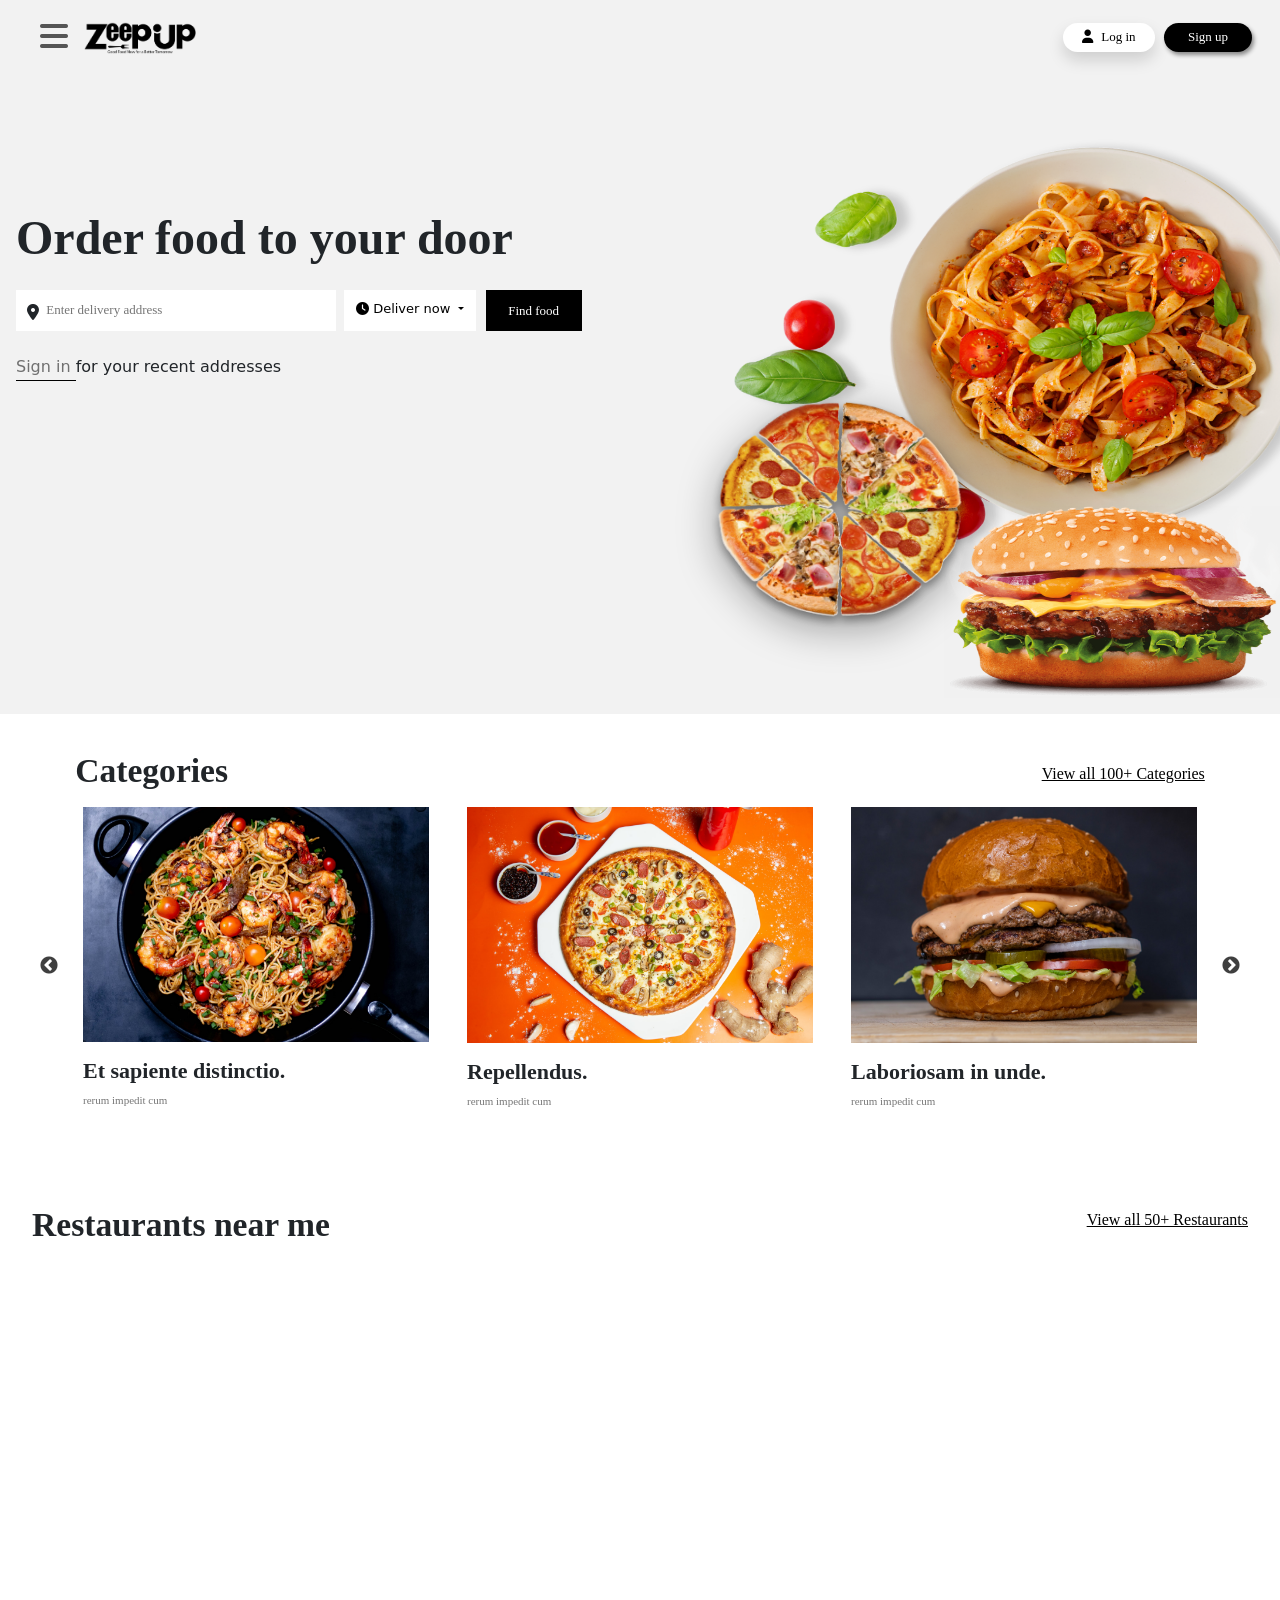
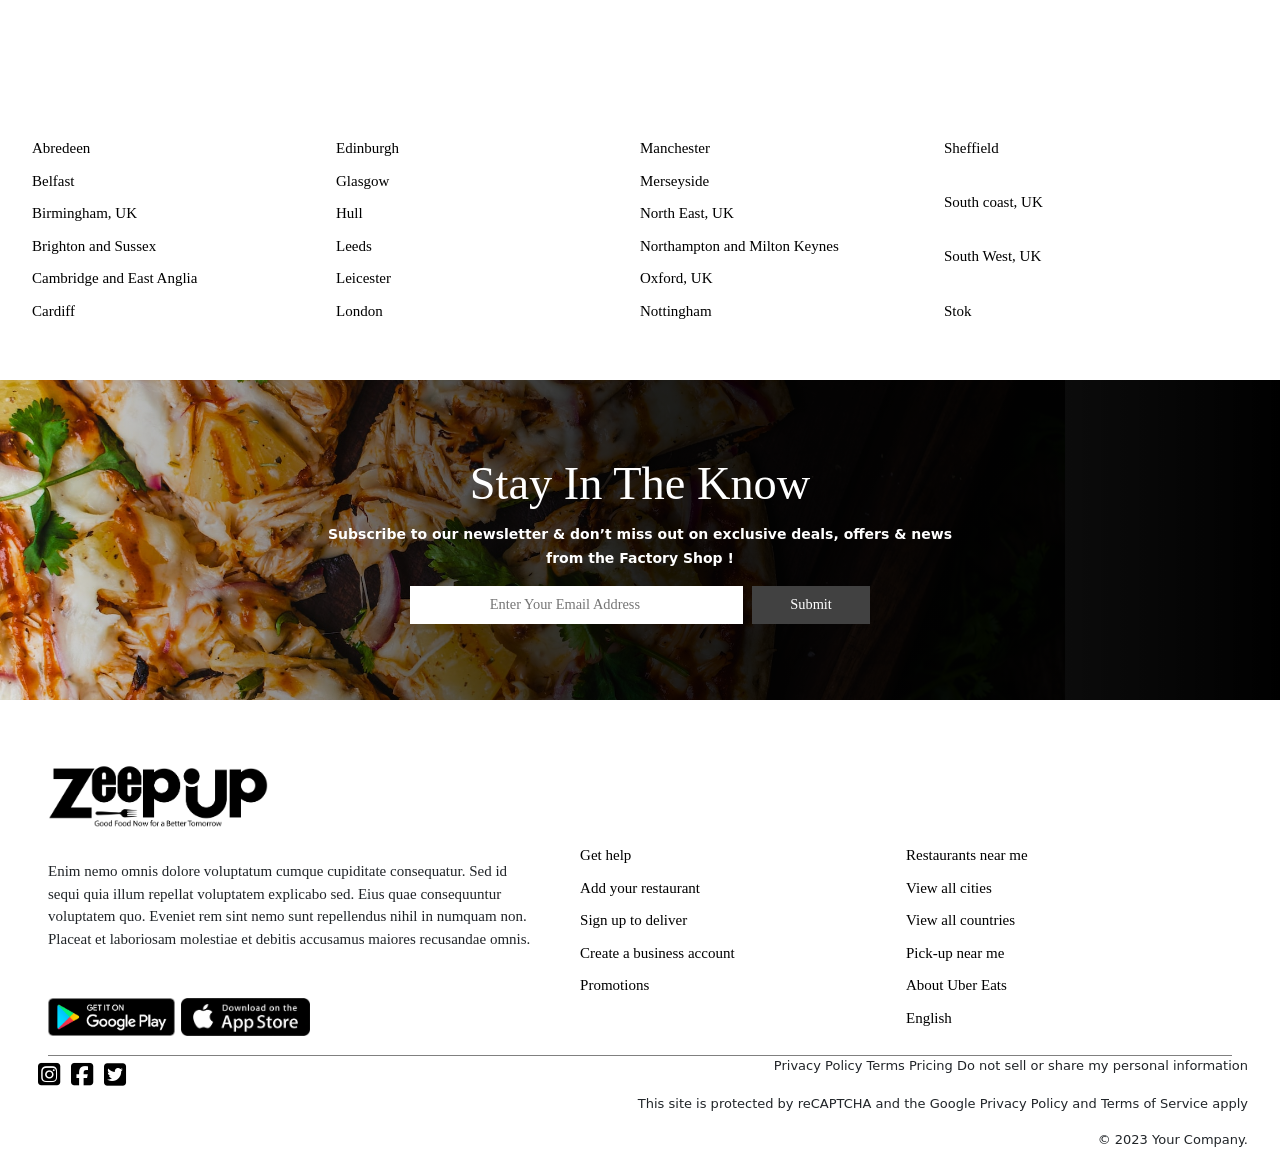
<file: index.html>
<!DOCTYPE html>
<html lang="en">

<head>
    <meta charset="UTF-8">
    <meta http-equiv="X-UA-Compatible" content="IE=edge">
    <meta name="viewport" content="width=device-width, initial-scale=1.0">
    <title>Document</title>


    
    
        <link rel="stylesheet" href="https://cdnjs.cloudflare.com/ajax/libs/font-awesome/6.2.1/css/all.min.css"
            integrity="sha512-MV7K8+y+gLIBoVD59lQIYicR65iaqukzvf/nwasF0nqhPay5w/9lJmVM2hMDcnK1OnMGCdVK+iQrJ7lzPJQd1w=="
            crossorigin="anonymous" referrerpolicy="no-referrer" />
        <link href="https://cdn.jsdelivr.net/npm/bootstrap@5.3.0-alpha1/dist/css/bootstrap.min.css" rel="stylesheet"
            integrity="sha384-GLhlTQ8iRABdZLl6O3oVMWSktQOp6b7In1Zl3/Jr59b6EGGoI1aFkw7cmDA6j6gD" crossorigin="anonymous">
        <script src="https://cdn.jsdelivr.net/npm/bootstrap@5.3.0-alpha1/dist/js/bootstrap.bundle.min.js"
            integrity="sha384-w76AqPfDkMBDXo30jS1Sgez6pr3x5MlQ1ZAGC+nuZB+EYdgRZgiwxhTBTkF7CXvN"
            crossorigin="anonymous"></script>
        <link rel="stylesheet" href="index.css">
        <link rel="stylesheet" href="mediaquery.css">
    
    
        <link rel="stylesheet" type="text/css" href="./slick/slick.css">
        <link rel="stylesheet" type="text/css" href="./slick/slick-theme.css">


</head>

<body>
    <!-- (((((((((((((((((((((((       navbar      ))))))))))))))))))))))) -->
    <nav class="navbar py-2">
        <div class="container-fluid">
            <button class="navbar-toggler nav-icon border-none" type="button" data-bs-toggle="offcanvas"
                data-bs-target="#offcanvasDarkNavbar" aria-controls="offcanvasDarkNavbar">
                <div><i class="fa-solid fa-bars border-none"><img src="images/logo.png" alt="" class="nav-logo"></i>
                </div>
            </button>
            <div class="flex-end ">
                <button class="login me-1 shadow  ">
                    <i class="fa-solid fa-user pe-2 bg-white login-icon"></i><span class="login-text bg-white">Log
                        in</span>
                </button>
                <button class="signup  ">Sign up</button>
            </div>
            <div class="offcanvas offcanvas-start" tabindex="-1" id="offcanvasDarkNavbar"
                aria-labelledby="offcanvasDarkNavbarLabel">
                <div class="offcanvas-header ">
                    <h5 class="offcanvas-title " id="offcanvasDarkNavbarLabel"> <img src="images/logo.png" alt=""
                            class="nav-logo-side"> </h5>
                    <button type="button" class="btn-close  btn-close-dark" data-bs-dismiss="offcanvas"
                        aria-label="Close"></button>
                </div>
                <div class="offcanvas-body  d-flex flex-column align-items-center  text-center">
                    <ul class="navbar-nav ">
                        <li class="nav-item"> <a class="nav-link" aria-current="page" href="#">Home</a> </li>
                        <li class="nav-item"><a class="nav-link" href="home2.html">Product</a></li>
                        <li class="nav-item"><a class="nav-link" href="#">Get help</a></li>
                        <li class="nav-item"><a class="nav-link" href="#">Add your restaurant</a></li>
                        <li class="nav-item"><a class="nav-link" href="#">Sign up to deliver</a></li>
                        <li class="nav-item"> <a class="nav-link" href="#">Create a business account</a></li>
                        <li class="nav-item"> <a class="nav-link" href="#">Promotions</a></li>
                    </ul>
                    <button class="signup-btn  shadow">Sign up</button>
                    <button class="login-btn me-1 shadow "><i class="fa-solid fa-user pe-2 bg-white "></i><span
                            class=" bg-white">Login</span></button>
                </div>
            </div>
        </div>
    </nav>


    <!-- (((((((((((((((((((((((       hero section      ))))))))))))))))))))))) -->
    <div class="hero-section">
        <div class="hero-section-content">
            <strong class="hero-section-title">Order food to your door</strong>
            <div class="hero-section-main-div ">
                <div class="hero-section-input-div">
                    <i class=" location fa-solid fa-location-dot  bg-white  ps-1 pt-1 pe-1"></i>
                    <input type="text" placeholder="Enter delivery address" class="hero-section-input">
                </div>
                <div class="dropdown">
                    <button class="dropdown-btn dropdown-toggle" type="button" data-bs-toggle="dropdown"
                        aria-expanded="false">
                        <i class="fa-solid fa-clock "></i> Deliver now </button>
                    <ul class="dropdown-menu">
                        <li><a class="dropdown-item" href="#"><i class="fa-sharp fa-solid fa-basket-shopping"></i>
                                Collect</a></li>
                        <li><a class="dropdown-item" href="#"> <i class="fa-solid fa-calendar-days"></i> Schedule for
                                later</a></li>
                    </ul>
                </div>
                <button class="hero-section-btn">Find food</button>
            </div>
            <p class="mt-4" class="hero-section-text">
                <a href="#"
                    style="text-decoration: none; color: #707070; padding-bottom: 4px; border-bottom: 0.1rem solid black;">Sign
                    in
                </a>
                for your recent addresses
            </p>
        </div>
        <img src="images/hero-section-1.png" alt="" class="hero-section-images1">
        <img src="images/hero-section-2.png" alt="" class="hero-section-images2">
        <img src="images/hero-section-3.png" alt="" class="hero-section-images3">
    </div>


 <div class="slider-main-div">
   
    <div class="slider-section-row">
        <strong>Categories </strong>
        <a href="" style="color: black; " class="mt-3">View all 100+ Categories </a>
    </div>
    <section class="regular slider">     
        <div>
          <img src="images/slider-1.png">
          <h3 class="slider-title">Laboriosam in unde.</h3>
          <p class="slider-text">rerum impedit cum</p>
        </div>
        <div>
          <img src="images/slider-2.png">
          <h3 class="slider-title">Et sapiente distinctio.</h3>
          <p class="slider-text">rerum impedit cum</p>
        </div>
        <div>
          <img src="images/slider-3.png">
          <h3 class="slider-title">Repellendus.</h3>
          <p class="slider-text">rerum impedit cum</p>
        </div>
        <div>
          <img src="images/slider-2.png">
          <h3 class="slider-title">Et sapiente distinctio.</h3>  
          <p class="slider-text">rerum impedit cum</p>
        </div>
        <div>
          <img src="images/slider-3.png">
          <h3 class="slider-title">Repellendus.</h3>
          <p class="slider-text">rerum impedit cum</p>
        </div>
        <div>
          <img src="images/slider-1.png">
          <h2 class="slider-title">Laboriosam in unde.</h2>
          <p class="slider-text">rerum impedit cum</p>
        </div>
      </section>
</div>




    <!-- map section -->
    <div class="map-section">
        <div class="map-section-row">
            <strong>Restaurants near me </strong>
            <a href="" style="color: black; " class="mt-2">View all 50+ Restaurants</a>
        </div>
        <div>
                <iframe src="https://www.google.com/maps/embed?pb=!1m14!1m8!1m3!1d784286.9798988559!2d-74.6275161!3d39.837914!3m2!1i1024!2i768!4f13.1!3m3!1m2!1s0x89c0fb959e00409f%3A0x2cd27b07f83f6d8d!2sNew%20Jersey%2C%20USA!5e0!3m2!1sen!2s!4v1675248019171!5m2!1sen!2s" width="100%" height="400" style="border:0;" allowfullscreen="" loading="lazy" referrerpolicy="no-referrer-when-downgrade"></iframe>

                
        </div>
    </div>

    <!-- map text  section -->
    <div class="map-text-main-div">
        <div class="map-div  w-100">


            <div class="map-text-div ">
                <a href="">Abredeen</a>
                <a href="">Belfast</a>
                <a href=""> Birmingham, UK</a>
                <a href=""> Brighton and Sussex</a>
                <a href="">Cambridge and East Anglia</a>
                <a href="">Cardiff</a>
            </div>
            <div class="map-text-div ">
                <a href=""> Edinburgh</a>
                <a href="">Glasgow</a>
                <a href="">Hull</a>
                <a href="">Leeds</a>
                <a href="">Leicester</a>
                <a href="">London</a>
            </div>
        </div>
        <div class="map-div w-100">

            <div class="map-text-div ">
                <a href=""> Manchester</a>
                <a href=""> Merseyside</a>
                <a href=""> North East, UK</a>
                <a href=""> Northampton and Milton Keynes</a>
                <a href="">Oxford, UK</a>
                <a href=""> Nottingham</a>
            </div>
            <div class="map-text-div ">
                <a href="">Sheffield</a>
                <a href="">South coast, UK</a>
                <a href="">South West, UK</a>
                <a href="">Stok</a>
            </div>
        </div>
    </div>



    <!-- bg image sectinon -->

    <div class="bg-image">
        <div class="bg-image-div">
            <h1 class="bg-image-text">Stay In The Know</h1>
            <strong>Subscribe to our newsletter & don’t miss out on exclusive deals, offers & news from the Factory Shop
                !</strong>

            <div class="bg-image-input-div mt-3">
                <input type="email" placeholder="Enter Your Email Address" class="bg-image-input">
                <button type="submit" class="bg-image-btn"> Submit</button>
            </div>
        </div>
    </div>


    <!-- footer -->
    <div class="footer">
        <img src="images/logo.png" alt="" class="footer-logo">
        <div class="footer-div">
            <div class="footer-div-1">
                <p>Enim nemo omnis dolore voluptatum cumque cupiditate consequatur. Sed id sequi quia illum repellat
                    voluptatem explicabo sed. Eius quae consequuntur voluptatem quo. Eveniet rem sint nemo sunt
                    repellendus nihil in numquam non. Placeat et laboriosam molestiae et debitis accusamus maiores
                    recusandae omnis.</p>
                <img src="images/n_63bdc9b0f1e7c9e.png" alt="" class="footer-div-logo">
                <img  src="images/apple-bas.jpg" alt="" class="footer-div-logo ">
            </div>
            <div class="footer-div-2">
                <a href=""> Get help</a>
                <a href="">Add your restaurant</a>
                <a href="">Sign up to deliver</a>
                <a href="">Create a business account</a>
                <a href="">Promotions</a>
            </div>
            <div class="footer-div-2">
                <a href=""> Restaurants near me</a>
                <a href="">View all cities</a>
                <a href="">View all countries</a>
                <a href="">Pick-up near me</a>
                <a href="">About Uber Eats</a>
                <a href="">English</a>
            </div>
        </div>  
    </div>

    
    <!-- last content -->
    <div class="footer-second">
        <div class="footer-icon-div">
            <div>
                <a href="" target="_blank"
                    style="text-decoration: none; color: black; font-size: 1.6rem; margin-left:6px;">
                    <i class="fa-brands fa-square-instagram"></i></a>
                <a href="" target="_blank"
                    style="text-decoration: none; color: black; font-size: 1.6rem; margin-left:6px;">
                    <i class="fa-brands fa-square-facebook"></i></a>
                <a href="" target="_blank"
                    style="text-decoration: none; color: black; font-size: 1.6rem; margin-left:6px;">
                    <i class="fa-brands fa-square-twitter"></i></a>      
            </div>
             <p class="footer-text">Privacy Policy Terms Pricing Do not sell or share my personal information</p>  
        </div>
        <p  class="footer-text">This site is protected by reCAPTCHA and the Google Privacy Policy and Terms of Service apply</p>
        <p  class="footer-text">© 2023 Your Company.</p>
    </div>


    
    <script src="https://code.jquery.com/jquery-2.2.0.min.js" type="text/javascript"></script>
    <script src="./slick/slick.js" type="text/javascript" charset="utf-8"></script>

  <script type="text/javascript">
    $(document).on('ready', function() {

$(".regular").slick({
  dots: false,
  infinite: true,
  slidesToShow: 3,
  slidesToScroll: 3,
  autoplay: true,
  autoplaySpeed: 2000,

    pauseOnHover: true,

  responsive: [
  {
      breakpoint: 1024,
      settings: {
          slidesToShow: 3,
          slidesToScroll: 3,
      }
  },
  {
      breakpoint: 765,
      settings: {
          slidesToShow: 1,
          slidesToScroll: 1
      }
  },
  {
      breakpoint: 480,
      settings: {
          slidesToShow: 1,
          slidesToScroll: 1
      }
  }

]


}); 
});
  </script>
</body>

</html>
</file>
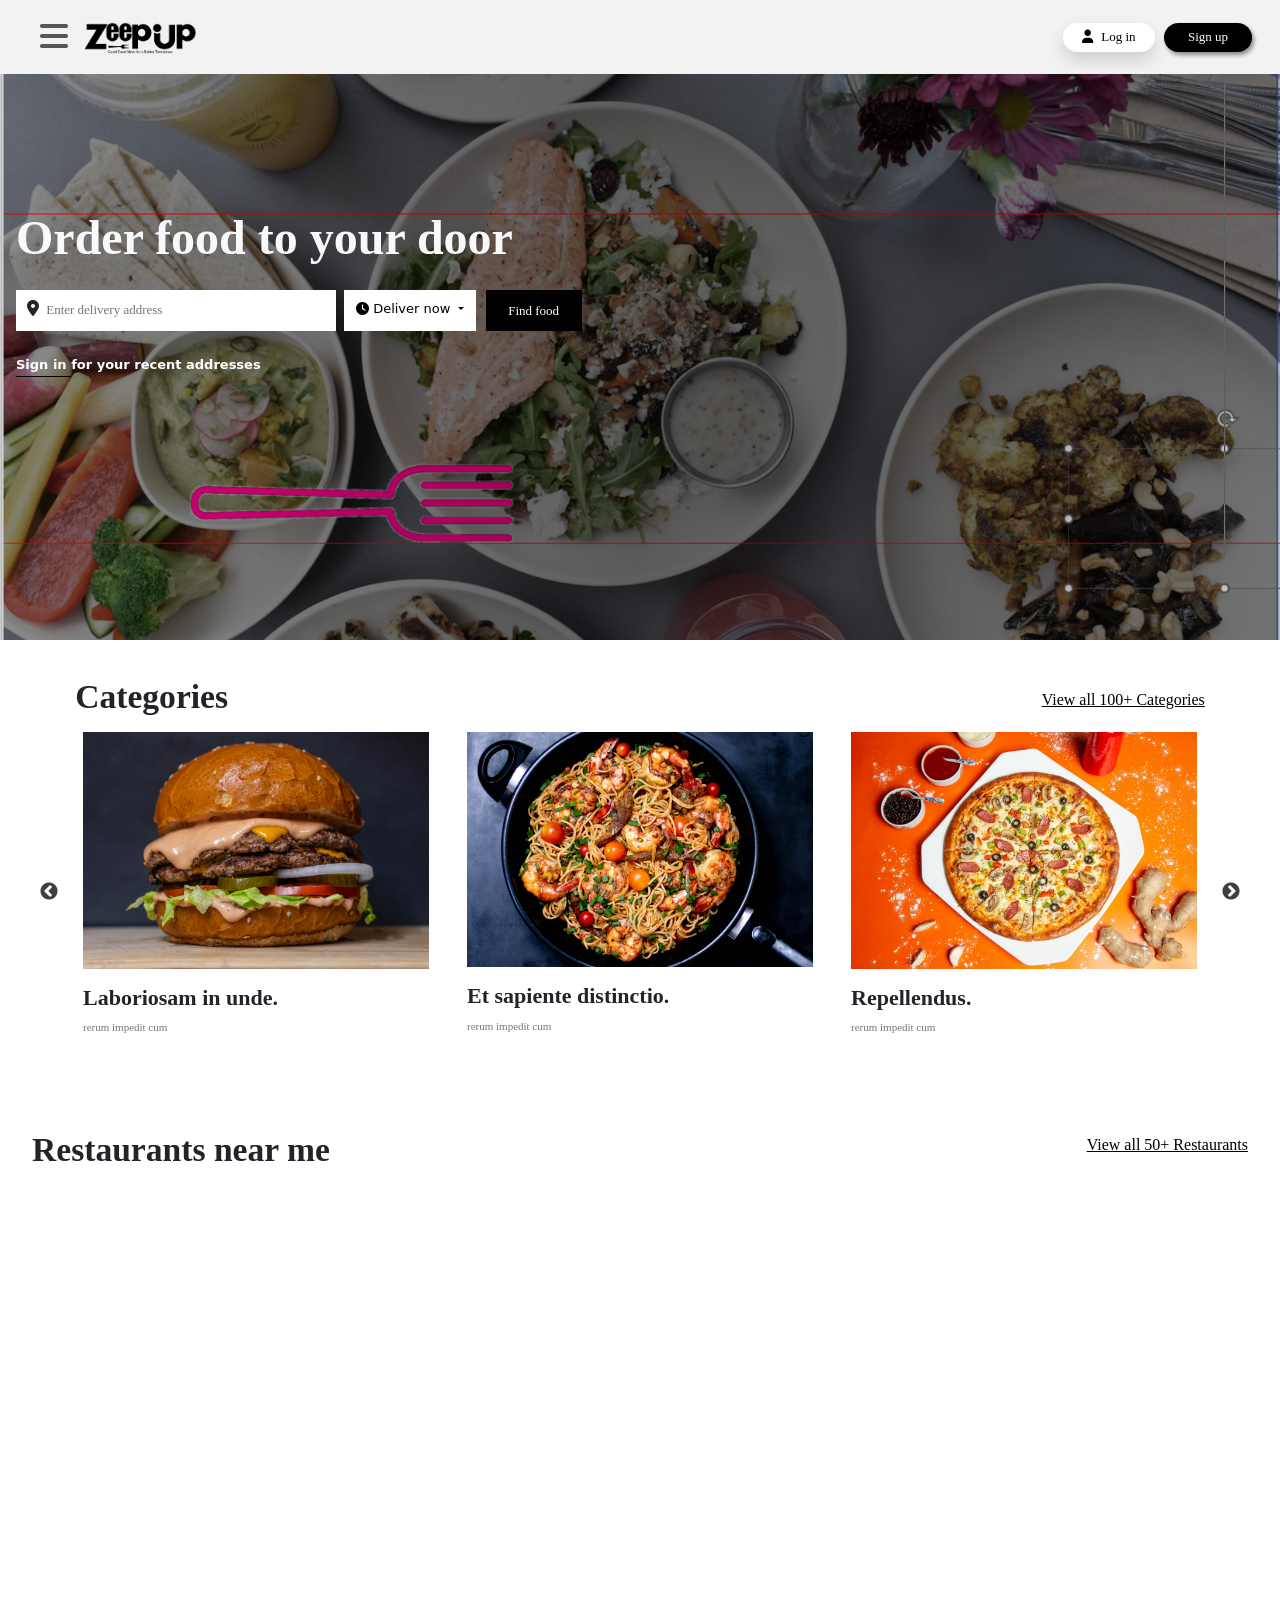
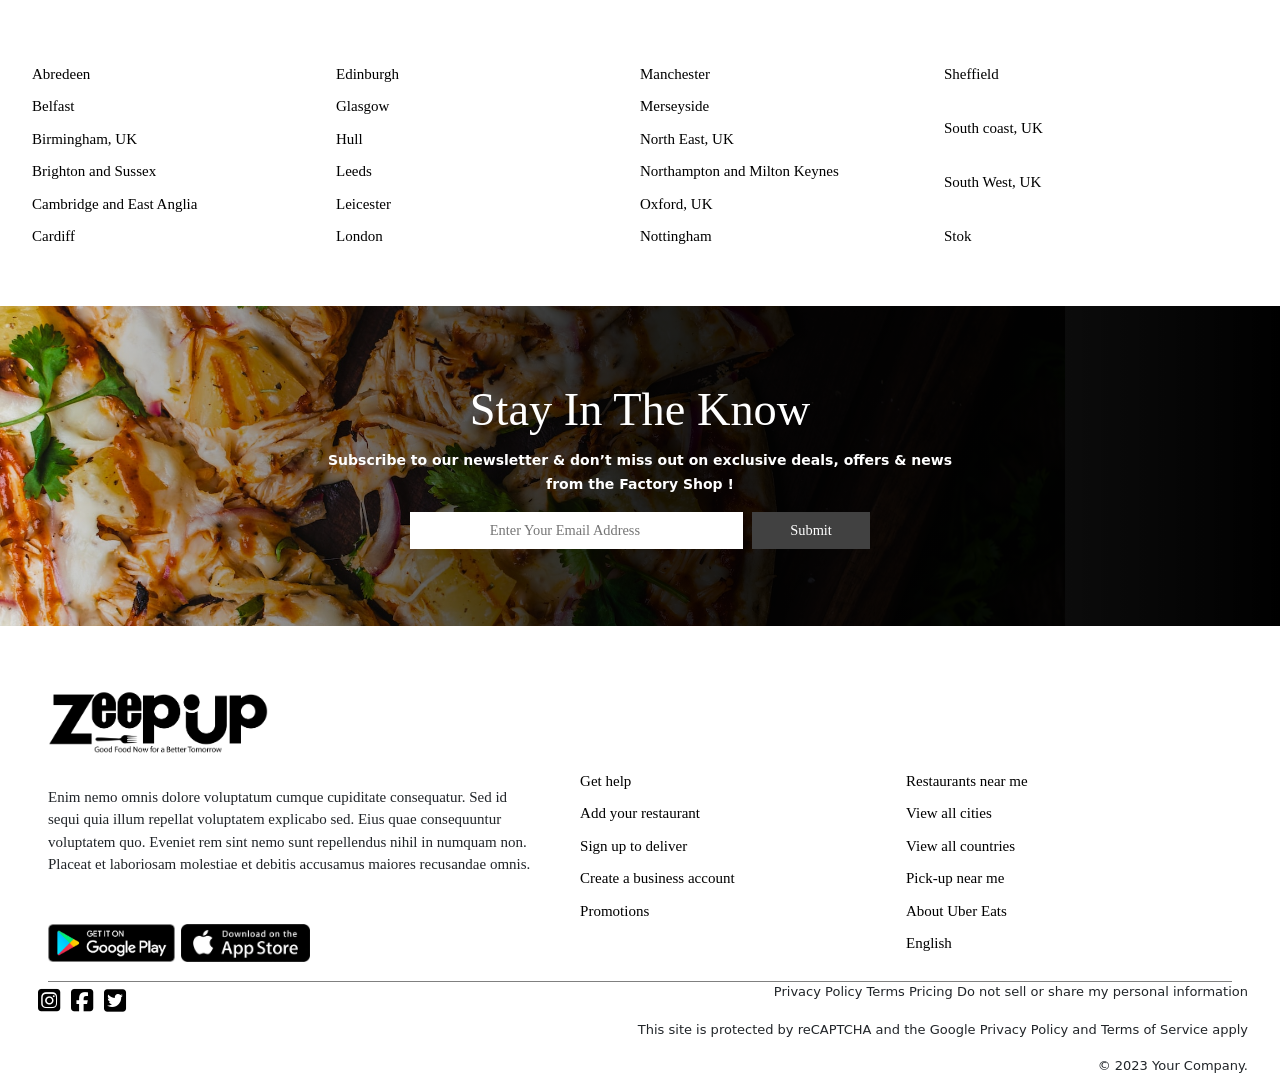
<file: home2.html>
<!DOCTYPE html>
<html lang="en">

<head>
    <meta charset="UTF-8">
    <meta http-equiv="X-UA-Compatible" content="IE=edge">
    <meta name="viewport" content="width=device-width, initial-scale=1.0">
    <title>Document</title>

    <link rel="stylesheet" href="https://cdnjs.cloudflare.com/ajax/libs/font-awesome/6.2.1/css/all.min.css"
        integrity="sha512-MV7K8+y+gLIBoVD59lQIYicR65iaqukzvf/nwasF0nqhPay5w/9lJmVM2hMDcnK1OnMGCdVK+iQrJ7lzPJQd1w=="
        crossorigin="anonymous" referrerpolicy="no-referrer" />
    <link href="https://cdn.jsdelivr.net/npm/bootstrap@5.3.0-alpha1/dist/css/bootstrap.min.css" rel="stylesheet"
        integrity="sha384-GLhlTQ8iRABdZLl6O3oVMWSktQOp6b7In1Zl3/Jr59b6EGGoI1aFkw7cmDA6j6gD" crossorigin="anonymous">
    <script src="https://cdn.jsdelivr.net/npm/bootstrap@5.3.0-alpha1/dist/js/bootstrap.bundle.min.js"
        integrity="sha384-w76AqPfDkMBDXo30jS1Sgez6pr3x5MlQ1ZAGC+nuZB+EYdgRZgiwxhTBTkF7CXvN"
        crossorigin="anonymous"></script>
    <link rel="stylesheet" href="index.css">
    <link rel="stylesheet" href="mediaquery.css">


    <link rel="stylesheet" type="text/css" href="./slick/slick.css">
    <link rel="stylesheet" type="text/css" href="./slick/slick-theme.css">
</head>

<body>
    <!-- (((((((((((((((((((((((       navbar      ))))))))))))))))))))))) -->
    <div class="home2-main">
    <nav class="navbar  py-2">
        <div class="container-fluid">
            <button class="navbar-toggler nav-icon border-none" type="button" data-bs-toggle="offcanvas"
                data-bs-target="#offcanvasDarkNavbar" aria-controls="offcanvasDarkNavbar">
                <div><i class="fa-solid fa-bars border-none"><img src="images/logo.png" alt="" class="nav-logo"></i>
                </div>
            </button>
            <div class="flex-end ">
                <button class="login me-1 shadow  ">
                    <i class="fa-solid fa-user pe-2 bg-white login-icon"></i><span class="login-text bg-white">Log
                        in</span>
                </button>
                <button class="signup  ">Sign up</button>
            </div>
            <div class="offcanvas offcanvas-start" tabindex="-1" id="offcanvasDarkNavbar"
                aria-labelledby="offcanvasDarkNavbarLabel">
                <div class="offcanvas-header ">
                    <h5 class="offcanvas-title " id="offcanvasDarkNavbarLabel"> <img src="images/logo.png" alt=""
                            class="nav-logo-side"> </h5>
                    <button type="button" class="btn-close  btn-close-dark" data-bs-dismiss="offcanvas"
                        aria-label="Close"></button>
                </div>
                <div class="offcanvas-body  d-flex flex-column align-items-center  text-center">
                    <ul class="navbar-nav ">
                        <li class="nav-item"> <a class="nav-link" aria-current="page" href="index.html">Home</a> </li>
                        <li class="nav-item"><a class="nav-link" href="home2.html">Product</a></li>
                        <li class="nav-item"><a class="nav-link" href="#">Get help</a></li>
                        <li class="nav-item"><a class="nav-link" href="#">Add your restaurant</a></li>
                        <li class="nav-item"><a class="nav-link" href="#">Sign up to deliver</a></li>
                        <li class="nav-item"> <a class="nav-link" href="#">Create a business account</a></li>
                        <li class="nav-item"> <a class="nav-link" href="#">Promotions</a></li>
                    </ul>
                    <button class="signup-btn  shadow">Sign up</button>
                    <button class="login-btn me-1 shadow "><i class="fa-solid fa-user pe-2 bg-white "></i><span
                            class=" bg-white">Login</span></button>
                </div>
            </div>
        </div>
    </nav>


    <!-- (((((((((((((((((((((((       hero section      ))))))))))))))))))))))) -->
    <!-- <div class="home2-main"> -->
        <div class="hero-section-content">
            <strong class="hero-section-title text-light">Order food to your door</strong>
            <div class="hero-section-main-div ">
                <div class="hero-section-input-div">
                    <i class=" location fa-solid fa-location-dot  bg-white  ps-1 pe-1"></i>
                    <input type="text" placeholder="Enter delivery address" class="hero-section-input">
                </div>
                <div class="dropdown">
                    <button class="dropdown-btn dropdown-toggle" type="button" data-bs-toggle="dropdown"
                        aria-expanded="false">
                        <i class="fa-solid fa-clock "></i> Deliver now </button>
                    <ul class="dropdown-menu">
                        <li><a class="dropdown-item" href="#"><i class="fa-sharp fa-solid fa-basket-shopping"></i>
                                Collect</a></li>
                        <li><a class="dropdown-item" href="#"> <i class="fa-solid fa-calendar-days"></i> Schedule for
                                later</a></li>
                    </ul>
                </div>
                <button class="hero-section-btn">Find food</button>
            </div>
            <p class="mt-4" class="hero-section-text text-light"  style="color: white ; font-size: 13px; font-weight: 600;">
                <a href="#"
                    style="text-decoration: none; color: white; padding-bottom: 4px;
                 border-bottom: 0.1rem solid black;"  >Sign in </a>  for your recent addresses
            </p>
        </div>
        <img src="images/hero-section-1.png " style="display: none;" alt="" class="hero-section-images1">
        <img src="images/hero-section-2.png " style="display: none;" alt="" class="hero-section-images2">
        <img src="images/hero-section-3.png " style="display: none;" alt="" class="hero-section-images3">
    </div>


  

    <!-- slider -->


   
 <div class="slider-main-div">
   
    <div class="slider-section-row">
        <strong>Categories </strong>
        <a href="" style="color: black; " class="mt-3">View all 100+ Categories </a>
    </div>
    <section class="regular slider">     
        <div>
          <img src="images/slider-1.png">
          <h3 class="slider-title">Laboriosam in unde.</h3>
          <p class="slider-text">rerum impedit cum</p>
        </div>
        <div>
          <img src="images/slider-2.png">
          <h3 class="slider-title">Et sapiente distinctio.</h3>
          <p class="slider-text">rerum impedit cum</p>
        </div>
        <div>
          <img src="images/slider-3.png">
          <h3 class="slider-title">Repellendus.</h3>
          <p class="slider-text">rerum impedit cum</p>
        </div>
        <div>
          <img src="images/slider-2.png">
          <h3 class="slider-title">Et sapiente distinctio.</h3>  
          <p class="slider-text">rerum impedit cum</p>
        </div>
        <div>
          <img src="images/slider-3.png">
          <h3 class="slider-title">Repellendus.</h3>
          <p class="slider-text">rerum impedit cum</p>
        </div>
        <div>
          <img src="images/slider-1.png">
          <h2 class="slider-title">Laboriosam in unde.</h2>
          <p class="slider-text">rerum impedit cum</p>
        </div>
      </section>
</div>




    <!-- map section -->
    <div class="map-section">
        <div class="map-section-row">
            <strong>Restaurants near me </strong>
            <a href="" style="color: black; " class="mt-2">View all 50+ Restaurants</a>
        </div>
        <div>
            <iframe src="https://www.google.com/maps/embed?pb=!1m14!1m8!1m3!1d784286.9798988559!2d-74.6275161!3d39.837914!3m2!1i1024!2i768!4f13.1!3m3!1m2!1s0x89c0fb959e00409f%3A0x2cd27b07f83f6d8d!2sNew%20Jersey%2C%20USA!5e0!3m2!1sen!2s!4v1675248019171!5m2!1sen!2s" width="100%" height="400" style="border:0;" allowfullscreen="" loading="lazy" referrerpolicy="no-referrer-when-downgrade"></iframe>
        </div>
    </div>

    <!-- map text  section -->
    <div class="map-text-main-div">
        <div class="map-div  w-100">


            <div class="map-text-div ">
                <a href="">Abredeen</a>
                <a href="">Belfast</a>
                <a href=""> Birmingham, UK</a>
                <a href=""> Brighton and Sussex</a>
                <a href="">Cambridge and East Anglia</a>
                <a href="">Cardiff</a>
            </div>
            <div class="map-text-div ">
                <a href=""> Edinburgh</a>
                <a href="">Glasgow</a>
                <a href="">Hull</a>
                <a href="">Leeds</a>
                <a href="">Leicester</a>
                <a href="">London</a>
            </div>
        </div>
        <div class="map-div w-100">

            <div class="map-text-div ">
                <a href=""> Manchester</a>
                <a href=""> Merseyside</a>
                <a href=""> North East, UK</a>
                <a href=""> Northampton and Milton Keynes</a>
                <a href="">Oxford, UK</a>
                <a href=""> Nottingham</a>
            </div>
            <div class="map-text-div ">
                <a href="">Sheffield</a>
                <a href="">South coast, UK</a>
                <a href="">South West, UK</a>
                <a href="">Stok</a>
            </div>
        </div>
    </div>



    <!-- bg image sectinon -->

    <div class="bg-image">
        <div class="bg-image-div">
            <h1 class="bg-image-text">Stay In The Know</h1>
            <strong>Subscribe to our newsletter & don’t miss out on exclusive deals, offers & news from the Factory Shop
                !</strong>

            <div class="bg-image-input-div mt-3">
                <input type="email" placeholder="Enter Your Email Address" class="bg-image-input">
                <button type="submit" class="bg-image-btn"> Submit</button>
            </div>
        </div>
    </div>


    <!-- footer -->
    <div class="footer">
        <img src="images/logo.png" alt="" class="footer-logo">
        <div class="footer-div">
            <div class="footer-div-1">
                <p>Enim nemo omnis dolore voluptatum cumque cupiditate consequatur. Sed id sequi quia illum repellat
                    voluptatem explicabo sed. Eius quae consequuntur voluptatem quo. Eveniet rem sint nemo sunt
                    repellendus nihil in numquam non. Placeat et laboriosam molestiae et debitis accusamus maiores
                    recusandae omnis.</p>
                <img src="images/n_63bdc9b0f1e7c9e.png" alt="" class="footer-div-logo">
                <img  src="images/apple-bas.jpg" alt="" class="footer-div-logo ">
            </div>
            <div class="footer-div-2">
                <a href=""> Get help</a>
                <a href="">Add your restaurant</a>
                <a href="">Sign up to deliver</a>
                <a href="">Create a business account</a>
                <a href="">Promotions</a>
            </div>
            <div class="footer-div-2">
                <a href=""> Restaurants near me</a>
                <a href="">View all cities</a>
                <a href="">View all countries</a>
                <a href="">Pick-up near me</a>
                <a href="">About Uber Eats</a>
                <a href="">English</a>
            </div>
        </div>
    </div>


    <!-- last content -->
    <div class="footer-second">
        <div class="footer-icon-div">
            <div>
                <a href="" target="_blank"
                    style="text-decoration: none; color: black; font-size: 1.6rem; margin-left:6px;">
                    <i class="fa-brands fa-square-instagram"></i></a>
                <a href="" target="_blank"
                    style="text-decoration: none; color: black; font-size: 1.6rem; margin-left:6px;">
                    <i class="fa-brands fa-square-facebook"></i></a>
                <a href="" target="_blank"
                    style="text-decoration: none; color: black; font-size: 1.6rem; margin-left:6px;">
                    <i class="fa-brands fa-square-twitter"></i></a>      
            </div>
             <p class="footer-text">Privacy Policy Terms Pricing Do not sell or share my personal information</p>  
        </div>
        <p  class="footer-text">This site is protected by reCAPTCHA and the Google Privacy Policy and Terms of Service apply</p>
        <p  class="footer-text">© 2023 Your Company.</p>
    </div>
   



  
      <script src="https://code.jquery.com/jquery-2.2.0.min.js" type="text/javascript"></script>
      <script src="./slick/slick.js" type="text/javascript" charset="utf-8"></script>
  
    <script type="text/javascript">
       $(document).on('ready', function() {

$(".regular").slick({
  dots: false,
  infinite: true,
  slidesToShow: 3,
  slidesToScroll: 3,
  autoplay: true,
  autoplaySpeed: 2000,

    pauseOnHover: true,

  responsive: [
  {
      breakpoint: 1024,
      settings: {
          slidesToShow: 3,
          slidesToScroll: 3,
      }
  },
  {
      breakpoint: 765,
      settings: {
          slidesToShow: 1,
          slidesToScroll: 1
      }
  },
  {
      breakpoint: 480,
      settings: {
          slidesToShow: 1,
          slidesToScroll: 1
      }
  }

]


}); 
});
    </script>
</body>
</html>
</file>
<file: index.css>
:root {
    --bg-color: rgb(242, 242, 242, 1);
}

* {
    margin: 0;
    padding: 0;
    border: none;
    /* box-sizing: border-box; */
}
/* ************************* navbar start  **************************** */
.home2-main{
        height: 40rem;
        background-size: cover;
        width: 100%;
        background-repeat: no-repeat;
        background-image:
        linear-gradient(to right, rgba(0, 0, 0, 0.095), rgba(0, 0, 0, 0.384), #0000003c),
        url("images/image_4.png");
        background-color: var(--bg-color);
}
/* ************************* navbar start  **************************** */
.navbar {
    background-color: rgb(242, 242, 242, 1) !important;
    padding: 1rem 1rem !important;
    z-index: 1 !important;
}

.navbar-toggler {
    border: none !important;
    box-shadow: none !important;
}

.navbar-toggler:hover,
.navbar-toggler:active {
    box-shadow: none !important;
}

.btn-close{
    -bs-btn-close-opacity: none !important; 
    --bs-btn-close-hover-opacity:  none !important;
    --bs-btn-close-focus-shadow: none !important;
    --bs-btn-close-focus-opacity:  none !important;
    --bs-btn-close-disabled-opacity: none !important;
}
.navbar-toggler i {
    font-size: 2rem;
}

.nav-logo {
    width: 8rem;
    padding-left: 1rem;
}

.nav-logo-side {
    width: 10.3rem;
    align-items: center;
}

.nav-link,
.offcanvas-body,
.offcanvas-header {
    background-color: white !important;
}

.nav-link {
    color: black;
    font-size: 1.1rem;
}

.login {

    left: 1632.849px;
    top: 44px;
    padding: 0.3rem 1.2rem;
    border-radius: 20px;
    font-family: Red Hat Display;
    font-style: normal;
    background-color: white !important;
    font-weight: normal;
    font-size: 13px;
    box-shadow: 2px 3px 4px #888888;

}

.signup {
    box-shadow: 2px 3px 4px #888888;
    padding: 0.3rem 1.5rem;
    border-radius: 20px;
    background-color: black !important;
    color: white;
    font-family: Red Hat Display;
    font-style: normal;
    font-weight: normal;
    font-size: 13px;
}

.signup-btn {
    margin-top: 1rem;
    border-radius: 20px;
    width: 12rem;
    height: 4rem;
    font-family: Red Hat Display;
    font-size: 22px;
    background-color: black !important;
    color: white;
}

.login-btn {
    margin-top: 1rem;
    border-radius: 20px;
    width: 12rem;
    border: "none";
    font-size: 22px;
    font-family: Red Hat Display;
    height: 4rem;
    color: black;
    background-color: white !important;
}

/* ************************* Hero Section  **************************** */
.hero-section {
    height: 40rem;
    width: 100%;
    position: relative;
    overflow: hidden;
    background-color: rgb(242, 242, 242, 1) !important;

}

/*  her section content */
.hero-section-content {
    margin-top: 8rem;
    width: 50%;
    padding: 0 1rem;
}

.hero-section-title {
    font-size: 3rem;
    font-family: Red Hat Display;
}

.hero-section-main-div {
    margin-top: 1rem;
    display: flex;
}

.hero-section-input-div {
    /* margin-top: 2rem; */
    margin-right: 0.5rem;
    padding: 5px 0px 5px 7px;
    width: 20rem;
    display: flex;
    padding-top: 10px;
    background-color: white !important;
}

.hero-section-input {
    outline: none;
    
    font-size: 13px;
    background-color: white !important;
    padding: 0 3.8rem 0.4rem 0.2rem;
    color: black;
    font-family: Red Hat Display;
}

.dropdown,
.dropdown-menu,
.dropdown-item {
    border-radius: 0 !important;
    background-color: white !important;
}

.dropdown-item {
    border-bottom: 1px solid lightgray;
}

/* .dropdown{
 margin-top: 2rem;
} */
.dropdown-btn {
margin-top: 4px;
    padding: 5px 12px;
    font-size: 13px;
    background-color: white !important;
}

.hero-section-btn {
    background-color: black !important;
    color: white;
    font-size: 13px;
    font-family: Red Hat Display;
    margin-left: 10px;
    padding: 0 1.4rem;
}

.hero-section-text {
    font-size: 13px !important;
    color: #707070;
    font-family: Red Hat Display;
}

/*  */

.hero-section-images1 {
    position: absolute;
    width: 38rem;
    height: 28rem;
    right: -3rem;
    bottom: 9rem;
}

.hero-section-images2 {
    position: absolute;
    width: 22rem;
    height: 12rem;
    right: -1rem;
    bottom: 1rem;
    z-index: 2;
}

.hero-section-images3 {
    z-index: 1;
    filter: drop-shadow(0px 11px 20px rgba(0, 0, 0, 0.369)) !important;
    position: absolute;
    width: 17rem;
    height: 15rem;
    right: 19rem;
    bottom: 5rem;

}
/*  ********************  slider  ******************/

  .slider {
      width: 90%;
      margin: 10px auto;
  }
  .slider-section-row {
    font-family: Red Hat Display;
    width: 100%;
    padding: 0 4.7rem ;
    display: flex;
    justify-content: space-between;
}

  .slick-slide {
    margin: 0px 19px;
  }

  .slick-slide img {
    width: 100%;
  }
  .slider-title{
    margin-top: 1rem;
    font-weight: 600;
    font-size: 22px;
    font-family: Red Hat Display;
  }
.slider-text{
    color: #767676;
    font-weight: 400;
    font-family: Red Hat Display;
    font-size: 11px;
}
  .slick-prev:before,
  .slick-next:before {
    color: black !important ;   
  }
  .slider-main-div{
    padding: 2rem 0;
  }

/* ****************************** map-section  ***************************** */
.map-section {
    padding: 2rem 2rem;
}

.map-section-row {
    font-family: Red Hat Display;
    width: 100%;
    display: flex;
    justify-content: space-between;
}

.map-section-row strong ,
.slider-section-row strong {
    font-size: 2.1rem;
}

.map-text-main-div {
    padding: 3rem 2rem;
    display: flex;
}

.map-div {
    display: flex;
}

.map-text-div {
    width: 100%;
    display: flex;
    justify-content: space-between;
    flex-direction: column;
}

.map-text-div a {
    margin-bottom: 10px;
    font-size: 15px;
    text-decoration: none;
    color: black;
    font-family: Red Hat Display;
}

.bg-image {
    padding: 2rem 0 !important;
    margin-bottom: 2rem;
    height: 20rem;
    display: flex;
    flex-direction: column;
    justify-content: center;
    color: white;
    align-items: center;
    background-image:
        linear-gradient(to right, rgba(0, 0, 0, 0.095), rgba(0, 0, 0, 0.868), #000000),
        url("images/bg-image.png");

}

.bg-image-text {
    margin-bottom: 10px;
    font-size: 2.9rem;
    font-weight: 400;
    font-family: Red Hat Display !important;
}

.bg-image-div {
    width: 50%;
    text-align: center;
}

.bg-image-div strong {
    font-size: 14px;
}

.bg-image-input {
    outline: none !important;
    font-size: 0.9rem;
    font-family: Red Hat Display !important;
    padding: 0.5rem 5rem ;
}

.bg-image-btn {
    margin-left: 4px;
    font-weight: 400;
    font-size: 0.9rem;
    font-family: Red Hat Display !important;
    background-color: #414141;
    color: white;
    padding: 0.5rem 2.4rem;
}
/*  **************************   footer  ****************************** */
.footer{
    padding: 2rem 3rem 0 ;
}
.footer-logo{
    height: 4rem;
}
.footer-div{
    display: flex;
padding: 1rem 0;
    border-bottom: 1px solid grey;
}
.footer-div-1 p{
    padding: 1rem 3rem 2rem 0;
    font-size: 15px;
    font-family: Red Hat Display; 
}
.footer-div-2{
    width: 100%;
  display: flex;
  flex-direction: column;
}
.footer-div-2 a{
    margin-bottom: 10px;
    font-size: 15px;
    text-decoration: none;
    color: black;
    font-family: Red Hat Display;   
}
.footer-div-logo{
    height: 2.4rem;
    
}
.footer-icon-div{
    display: flex;
    justify-content: space-between;
}
.footer-text{
    text-align: right;
    font-size: 13px;

}
.footer-second{
    padding: 0 2rem;
}
</file>
<file: mediaquery.css>
:root {
    --bg-color: rgba(242, 242, 242, 1);
}
@media (max-width : 1248px) {

    .slider-section-row {
        padding: 0 5.6rem;
    }
}

@media (max-width : 1099px) {
    .hero-section-title {
        font-size: 2rem; 
        font-family: Red Hat Display;
    }
    .slider-section-row {
        padding: 0 4rem;
    }
}







@media (max-width : 999px) {

    /* ************************* Hero Section  **************************** */
    .hero-section {
        height: 32rem;
    }
.hero-section-main-div{
    margin-top: 1rem;
    display: flex;
    flex-direction: column;
}
.hero-section-title {
    font-size: 1.8rem; 
}
.hero-section-input-div {
    padding:0.6rem 0px 0.6rem 7px;
    margin-bottom: 10px;
}
.hero-section-input,
.dropdow-btn,
.hero-section-btn{
    font-size: 16px;
}
.dropdown-menu{
    width: 20rem;
}
.dropdown{
margin-bottom: 10px;
width: 20rem;
}
.hero-section-btn{
   width: 20rem;
   padding: 4px;
   margin-left: 0;
}
.hero-section-text{
    font-size: 13px !important;
    color: #707070;
    font-family: Red Hat Display;
}
    .hero-section-images1 {
        width: 25rem;
        height: 22rem;
        right: -3rem;
        bottom: 3rem;
    }

    .hero-section-images2 {
        width: 13rem;
        height: 7rem;
        right: -1rem;
        bottom: 0rem;
    }
    .map-section-row strong,
    .slider-section-row strong{
        font-size: 1.7rem;
      }  
    .hero-section-images3 {
        width: 12rem;
        height: 10rem;
        right: 10rem;
        bottom: 4.3rem;

    }
    .map-text-div{
        justify-content: space-between;
    } 
    .map-text-div a{
        width: fit-content !important;
    }  
    .bg-image-div {
        width: 90%;
        text-align: center;
    }
    
}






@media (max-width : 725px) {
    /* ************************* Hero Section  **************************** */
.hero-section {
    height: 34rem;
    width: 100%;
    position: relative;
    overflow: hidden;
}
.hero-section-title {
  display: none;
}
.hero-section-content{
    margin-top: 2rem;
   width: 100%;
   padding: 0 1rem;
   }
.hero-section-main-div{
    margin-top: 1rem;
    display: flex;
    flex-direction: column;
    justify-content: center !important;
}
.hero-section-images1 {
    position: absolute;
    width: 23rem;
    height: 15rem;
    right: -3rem;
    bottom: 5rem;
}

.hero-section-images2 {
    position: absolute;
    width: 14rem;
    height: 9rem;
    right: -3rem;
    bottom: 2rem;
    z-index: 2;
}

.hero-section-images3 {
    z-index: 1;
    filter: drop-shadow(0px 11px 20px rgba(0, 0, 0, 0.369)) !important;
    position: absolute;
    width: 10rem;
    height: 10rem;
    right: 9rem;
    bottom: 5rem;

}
.map-text-main-div{
    padding: 2rem 2rem;
    display: flex;
    flex-direction: column;
}
.map-section-row
{
    padding: 1rem 0;
    flex-direction: column;
}
.map-text-div a{
    margin-bottom: 3px;
    font-weight: 300;
   font-size: 16px;
} 
/*  **************************   footer  ****************************** */
.footer{
    padding: 2rem 1rem;
    text-align: center;
}
.footer-div{
    display: flex;
    flex-direction: column;
}
.footer-div-2 a{
    margin-bottom: 5px;
    font-size: 1rem;
    font-weight: 400;
}  
.footer-icon-div{
    display: flex;
    flex-direction: column;
    justify-content: center;
}
 .footer-second{
    padding: 0 2rem;
    text-align: center;
}
.footer-text{
    text-align: center;
    font-size: 13px;
    
}

.slider {
    width: 75%;
    margin: 10px auto;
}
.slick-slide {
    margin: 0px 10px;
  }

  .slick-slide img {
    width: 100%;
    /* height: 6rem; */
  }

  .slick-prev:before,
  .slick-next:before {
    color: black !important ;   
  }
  .home2-main{
    height: 24rem;
    background-size: cover;
    width: 100%;
    background-repeat: no-repeat;
    background-image:
    linear-gradient(to right, rgba(0, 0, 0, 0.095), rgba(0, 0, 0, 0.384), #0000003c),
    url("images/image_4.png");
    background-color: var(--bg-color);
}

.slider-section-row {   
    padding: 0 0 0 5rem;
    flex-direction: column;
}
.slider-main-div{
    padding: 1rem 0 0 0;
  }
}



















@media (max-width : 463px) {
    .navbar {
        background-color: var(--bg-color) !important;
        padding: 1rem 0rem !important;
    }

    .nav-logo {
        width: 4.9rem;
        height: 1.9rem;
        padding-left: 0.3rem;
    }

    .navbar-toggler i {
        font-size: 1.9rem;
    }

    .login-text {
        visibility: hidden;
    }

    .login-icon {
        text-align: center;
        display: block !important;
        padding: 0.7rem 0.1rem;
    }

    .login {
        padding: 0rem 0rem !important;
        height: 0;
        font-size: 16px;
        align-items: center;
    }

    .signup {
        padding: 0rem 0rem;
        width: 96px;
        height: 40px;
        ;
        font-size: 16px;
    }
        /* ************************* Hero Section  **************************** */
.hero-section {
    height: 28rem;
    width: 100%;
}
.hero-section-title {
  display: none;
}   
.dropdown{
margin-bottom: 7px;
width: 18rem;
}
.dropdown-btn{
    font-size: 17px;
   padding:0.7rem 10px ;
    }
.hero-section-input-div,
.hero-section-btn,.dropdown-menu
 {
    width: 18rem;
}
.hero-section-btn{
    padding: 0.7rem 0rem ;
}
.hero-section-images1 {
    position: absolute;
    width: 15rem;
    height: 10rem;
    right: -3rem;
    bottom: 3rem;
}

.hero-section-images2 {
    position: absolute;
    width: 10rem;
    height: 5rem;
    right: -2rem;
    bottom: 0rem;
    z-index: 2;
}

.hero-section-images3 {
    z-index: 1;
    filter: drop-shadow(0px 11px 20px rgba(0, 0, 0, 0.369)) !important;
    position: absolute;
    width: 8rem;
    height: 6rem;
    right: 6rem;
    bottom: 3rem;

}
.map-section{
    padding: 2rem 0.9rem;
}
.map-text-main-div{
    padding: 0rem 0.9rem;
    display: flex;

}
.map-text--div{
    display: flex;
   
}
.map-div{
    display: flex;
    flex-direction: column;
}
.map-text-div a{
    margin-bottom: 3px;
    font-weight: 300;
   font-size: 16px;
}  

.bg-image {
    margin-top: 2rem;
}
.bg-image-input-div{
    display: flex;
    flex-direction: column;
}
.bg-image-div {
    width: 90%;
}
.bg-image-text {
    margin-bottom: 6px;
    font-size: 1.9rem;
}
.bg-image-div strong {
    font-size: 12px;
}
.bg-image-input {
    font-size: 0.9rem;
    text-align: center;
}

.bg-image-btn {
    margin-left: 4px;
    font-weight: 400;
    font-size: 0.9rem;
    font-family: Red Hat Display !important;
    background-color: #414141;
    color: white;
    margin-top: 10px;
    padding: 0.7rem 2.4rem;
}
.footer-logo{
    height: 3rem;
}
.slider-section-row {   
    padding: 0 0 0 3rem;
    flex-direction: column;
}
.slider-main-div{
    padding: 1rem 0 0 0;
  }
}
</file>
